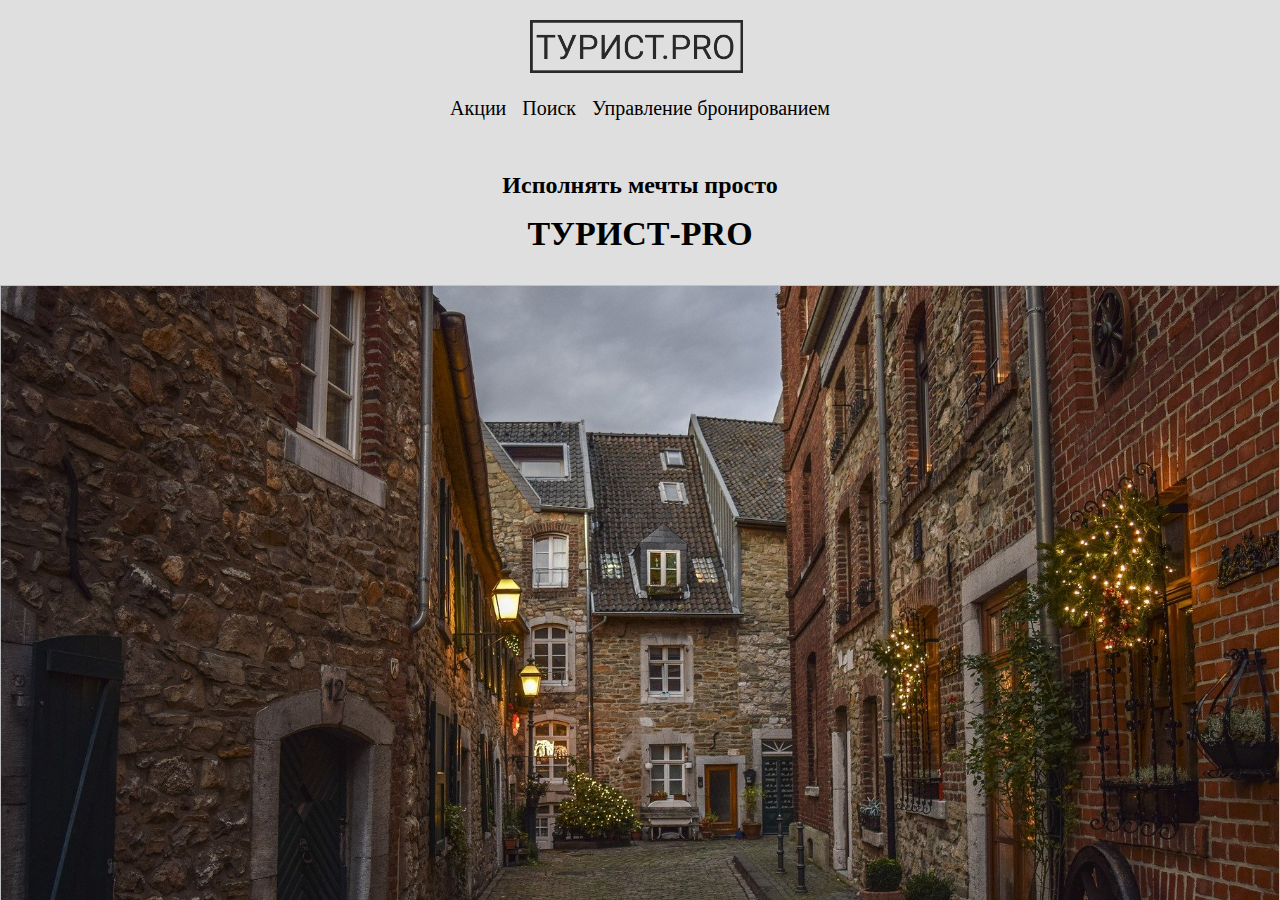
<file: index.html>
<!DOCTYPE html>
<html lang="en">
<head>
  <meta charset="UTF-8">
  <meta name="viewport" content="width=device-width, initial-scale=1.0">
  <title>Турист-pro</title>
  <link rel="stylesheet" href="style.css">
  <link rel="stylesheet" href="./src/assets/styles/reset.css">
</head>
<body>

  <div id="app">
    <div class="app__header content__container">
      <div class="header-content__block">
        <div class="header-logo__container">
          <img class="header-logo__image" src="./src/assets/images/logo.png" title="Logo">
        </div>
        <div class="header-nav__container">
          <nav class="nav__menu">
            <a class="nav__link" href="#">Акции</a>
            <a class="nav__link" href="#">Поиск</a>
            <a class="nav__link" href="#">Управление бронированием</a>
          </nav>
        </div>
      </div>
    </div>

    <div class="app__content">
      <div class="app-title_container content__container">
        <h3>Исполнять мечты просто</h3>
        <h1>ТУРИСТ-PRO</h1>
      </div>
      
      <div class="slider__container">
        <div class="slider-image__container">
          <img class="slider__image">
        </div>
      </div>

      <div class="booking__container content__container">
        <div class="booking-steps__list">

          <div class="booking-step__item">
            <div class="step-item__number">1</div>
            <div class="step-item__title">Выберите дату предполагаемого похода</div>
          </div>

          <div class="booking-step__item">
            <div class="step-item__number">2</div>
            <div class="step-item__title">Укажите количество участников и уровень их подготовки</div>
          </div>

          <div class="booking-step__item">
            <div class="step-item__number">3</div>
            <div class="step-item__title">Выберите регион для похода</div>
          </div>

          <div class="booking-step__item">
            <div class="step-item__number">4</div>
            <div class="step-item__title">Выберите места, которые хотите обязательно посетить</div>
          </div>

          <div class="booking-step__item">
            <div class="step-item__number">5</div>
            <div class="step-item__title">Выберите нужные дополнительные услуги</div>
          </div>

          <div class="booking-step__item">
            <div class="step-item__number">6</div>
            <div class="step-item__title">И просто оформляете заказ</div>
          </div>
          
        </div>

        <div class="booking-image__container ">
          <img class="booking__image image">
        </div>
      </div>

      <div class="about-company__container content__container">
        <div class="about-company__image-container image"></div>

        <div class="about-company__text-container">
          <div class="about-company__text__item">
            Главная цель компании – сделать любой поход удобным, комфортным и безопасным
          </div>
          <div class="about-company__text__item">
            Исполнить мечты просто!
          </div>
          <div class="about-company__text__item">
            Наши отзывы: Lorem, ipsum dolor sit amet consectetur adipisicing elit. Explicabo, molestias. 
            Pariatur ratione ab quibusdam omnis praesentium nihil at earum minima, 
            dolor, modi maxime totam eius ullam voluptatibus sint voluptatum placeat?
          </div>
        </div>
      </div>

      <div class="search-form__container content__container">
        <div class="search-form-container__content">
          <h3>Поиск туров</h3>
          <div>
            <label for="select-region">Выберите регион</label>
            <select name="select-region" class="select-region__container" title="select-region">
              <option selected>Выберите регион</option>
              <option>Регион 1</option>
              <option>Регион 2</option>
              <option>Регион 3</option>
              <option>Регион 4</option>
            </select>
          </div>

          <div>
            <label for="hiking-date">Выберите дату</label>
            <input name="hiking-date" class="hiking-date__input" type="date" title="Выберите дату"></input>
          </div>

          <div>
            <label for="peoples-count">Выберите кол-во участников похода</label>
            <input class="peoples-count__input" type="number" title="Выберите кол-во участников похода" value="1" min="1" max="32"/>
          </div>

          <button class="button" title="Поиск">Поиск</button>
        </div>
      </div>

      <div class="promotions-list__container content__container">
        <h3>Список акций</h3>
        <ul class="promotions-items__list">
          <div class="promotions-items-list__item">
            <h4>Акция 1</h4>
            <img class="promotions-item__image image" src="./src/assets/images/photo_10.jpg">
            <span>Lorem, ipsum dolor sit amet consectetur adipisicing elit. Explicabo, molestias.</span>
            <button class="button">Подробнее</button>
          </div>
          <div class="promotions-items-list__item">
            <h4>Акция 2</h4>
            <img class="promotions-item__image image" src="./src/assets/images/photo_11.jpg">
            <span>Lorem, ipsum dolor sit amet consectetur adipisicing elit. Explicabo, molestias.</span>
            <button class="button">Подробнее</button>
          </div>
          <div class="promotions-items-list__item">
            <h4>Акция 3</h4>
            <img class="promotions-item__image image" src="./src/assets/images/photo_12.jpg">
            <span>Lorem, ipsum dolor sit amet consectetur adipisicing elit. Explicabo, molestias.</span>
            <button class="button">Подробнее</button>
          </div>
        </ul>
      </div>

      <div class="closed-promotions-list__container content__container">
        <h3>Подписаться на закрытые акции</h3>
        <input class="text__input" type="text" placeholder="Введите email" />
        <button class="button">Подписаться</button>
      </div>

    </div>

    <div class="app__footer">
      <div class="footer-content__container content__container">
        <div class="container__info">
          <span>Телефон “8 (800) 555-33-10”</span>
          <span>Акции: <a href="http://xxxxxx-m1.wsr.ru/#promotions">http://xxxxxx-m1.wsr.ru/#promotions</a></span>
          <span>Поиск: <a href="http://xxxxxx-m1.wsr.ru/#search">http://xxxxxx-m1.wsr.ru/#search</a></span>
        </div>
       
        <div class="container__info">
          <span>О нас: <a href="http://xxxxxx-m1.wsr.ru/#about">http://xxxxxx-m1.wsr.ru/#about</a></span>
          <span>Контакты: <a href="http://xxxxxx-m1.wsr.ru/contacts">http://xxxxxx-m1.wsr.ru/contacts</a></span>
          <span>Пользовательское соглашение: <a href="http://xxxxxx-m1.wsr.ru/terms-and-conditions">http://xxxxxx-m1.wsr.ru/terms-and-conditions</a></span>
        </div>
      </div>
    </div>
  </div>
  <script src="./src/app/scripts/main.js"></script>
</body>
</html>
</file>
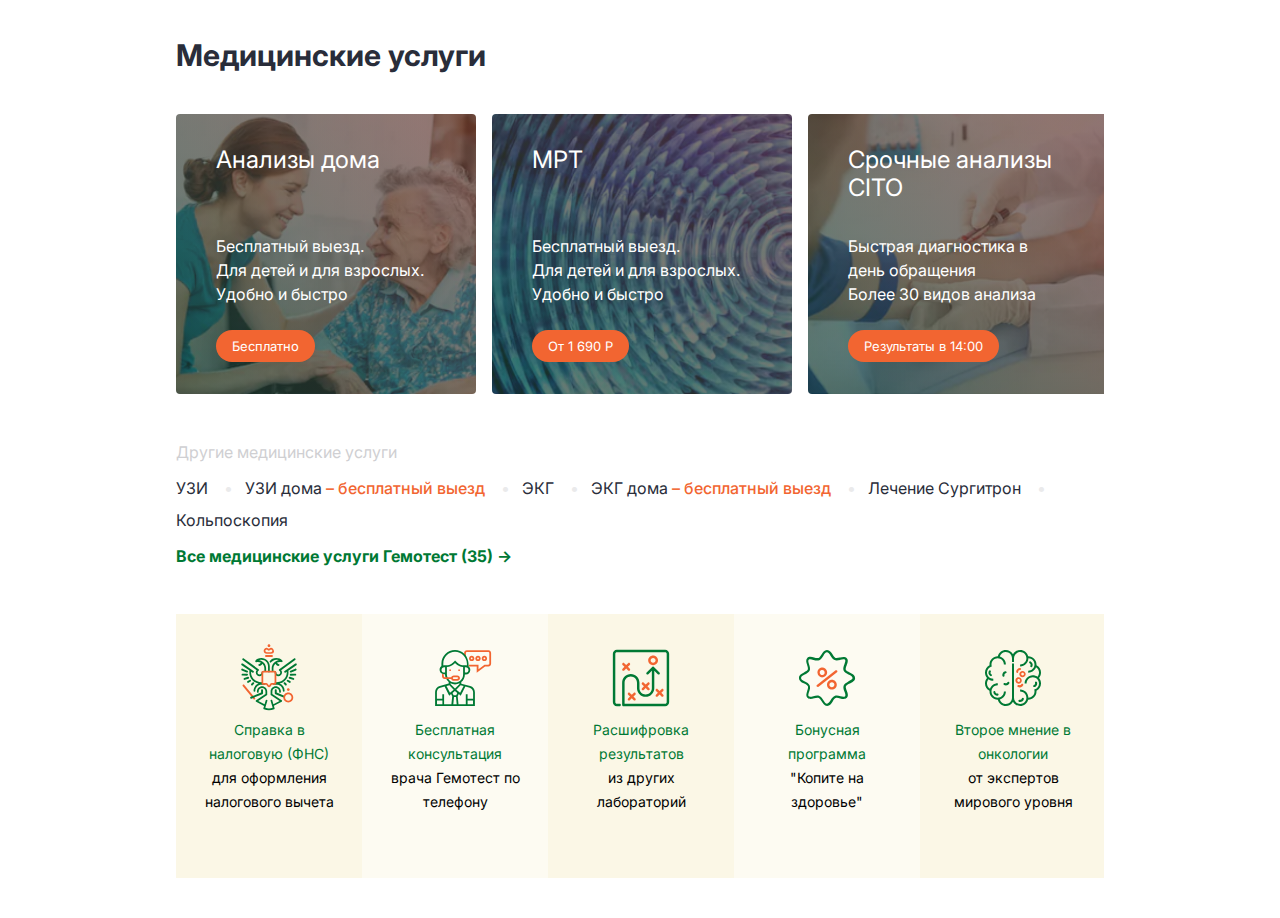
<file: gemotest-layout/index.html>
<!DOCTYPE html>
<html lang="en">
<head>
  <meta charset="UTF-8">
  <meta name="viewport" content="width=device-width, initial-scale=1.0">
  <title>Gemotest</title>
  <link rel="preconnect" href="https://fonts.googleapis.com">
  <link rel="preconnect" href="https://fonts.gstatic.com" crossorigin>
  <link href="https://fonts.googleapis.com/css2?family=Inter:ital,opsz,wght@0,14..32,100..900;1,14..32,100..900&family=Source+Sans+3:ital,wght@0,200..900;1,200..900&display=swap" rel="stylesheet">
  <link rel="stylesheet" href="./assets/styles/reset.css">
  <link rel="stylesheet" href="./style.css">
</head>
<body>
  <main class="main__container">

    <section class="med-uslugi">
      <p class="med-uslugi__title" aria-label="services-title"></з>
      <nav class="med-uslugi__services">

        <div class="med-uslugi__service" style="--bg-image: url('./assets/images/service_1.png')">
          <p class="service-title">Анализы дома</p>
          <ul class="service-description">
            <li>Бесплатный выезд.</li>
            <li>Для детей и для взрослых.</li>
            <li>Удобно и быстро</li>
          </ul>
          <button class="service-action__button">Бесплатно</button>
        </div>

        <div class="med-uslugi__service" style="--bg-image: url('./assets/images/service_2.png')">
          <p class="service-title">МРТ</p>
          <ul class="service-description">
            <li>Бесплатный выезд.</li>
            <li>Для детей и для взрослых.</li>
            <li>Удобно и быстро</li>
          </ul>
          <button class="service-action__button">От 1 690 Р</button>
        </div>

        <div class="med-uslugi__service" style="--bg-image: url('./assets/images/service_3.png')">
          <p class="service-title">Срочные анализы CITO</p>
          <ul class="service-description">
            <li>Быстрая диагностика в день обращения</li>
            <li>Более 30 видов анализа</li>
          </ul>
          <button class="service-action__button">Результаты в 14:00</button>
        </div>

      </nav>
    </section>

    <section class="other-services">
      <p class="other-services__title">Другие медицинские услуги</p>

      <ul class="other-services-list" aria-label="Перечень медицинских услуг">
        <li class="other-services-list__item other-services-list__item-short">
          <a class="other-services-list__name">УЗИ</a>
        </li>

        <li class="other-services-list__item">
          <a class="other-services-list__name">УЗИ дома</a>
          <a class="other-services-list__free">– бесплатный выезд</a>
        </li>

        <li class="other-services-list__item other-services-list__item-short">
          <a class="other-services-list__name">ЭКГ</a>
        </li>

        <li class="other-services-list__item">
          <a class="other-services-list__name">ЭКГ дома</a>
          <a class="other-services-list__free">– бесплатный выезд</a>
        </li>

        <li class="other-services-list__item">
          <a class="other-services-list__name">Лечение Сургитрон</a>
        </li>

        <li class="other-services-list__item">
          <a class="other-services-list__name">Кольпоскопия</a>
        </li>
      </ul>

      <a class="other-services__more-details"></a>
    </section>


    <section class="promo-services">
      <ul class="promo-services__list">

        <li class="promo-service">
          <img class="promo-service__logo" src="./assets/images/fns.svg"/>
          <div class="promo-service__description">
            <p class="promo-service__description-text description-primary">Справка в налоговую (ФНС)</p>
            <p class="promo-service__description-text">для оформления налогового вычета</p>
          </div>
        </li>

        <li class="promo-service">
          <img class="promo-service__logo" src="./assets/images/consultant.svg"/>
          <div class="promo-service__description">
            <p class="promo-service__description-text description-primary">Бесплатная консультация</p>
            <p class="promo-service__description-text">врача Гемотест по телефону</p>
          </div>
        </li>

        <li class="promo-service">
          <img class="promo-service__logo" src="./assets/images/decode.svg"/>
          <div class="promo-service__description">
            <p class="promo-service__description-text description-primary">Расшифровка результатов</p>
            <p class="promo-service__description-text">из других лабораторий</p>
          </div>
        </li>

        <li class="promo-service">
          <img class="promo-service__logo" src="./assets/images/discount.svg"/>
          <div class="promo-service__description">
            <p class="promo-service__description-text description-primary">Бонусная программа</p>
            <p class="promo-service__description-text">"Копите на здоровье"</p>
          </div>
        </li>

        <li class="promo-service">
          <img class="promo-service__logo" src="./assets/images/cancer.svg"/>
          <div class="promo-service__description">
            <p class="promo-service__description-text description-primary">Второе мнение в онкологии</p>
            <p class="promo-service__description-text">от экспертов мирового уровня</p>
          </div>
        </li>

      </ul>
    </section>
  </main>
</body>
</html>
</file>
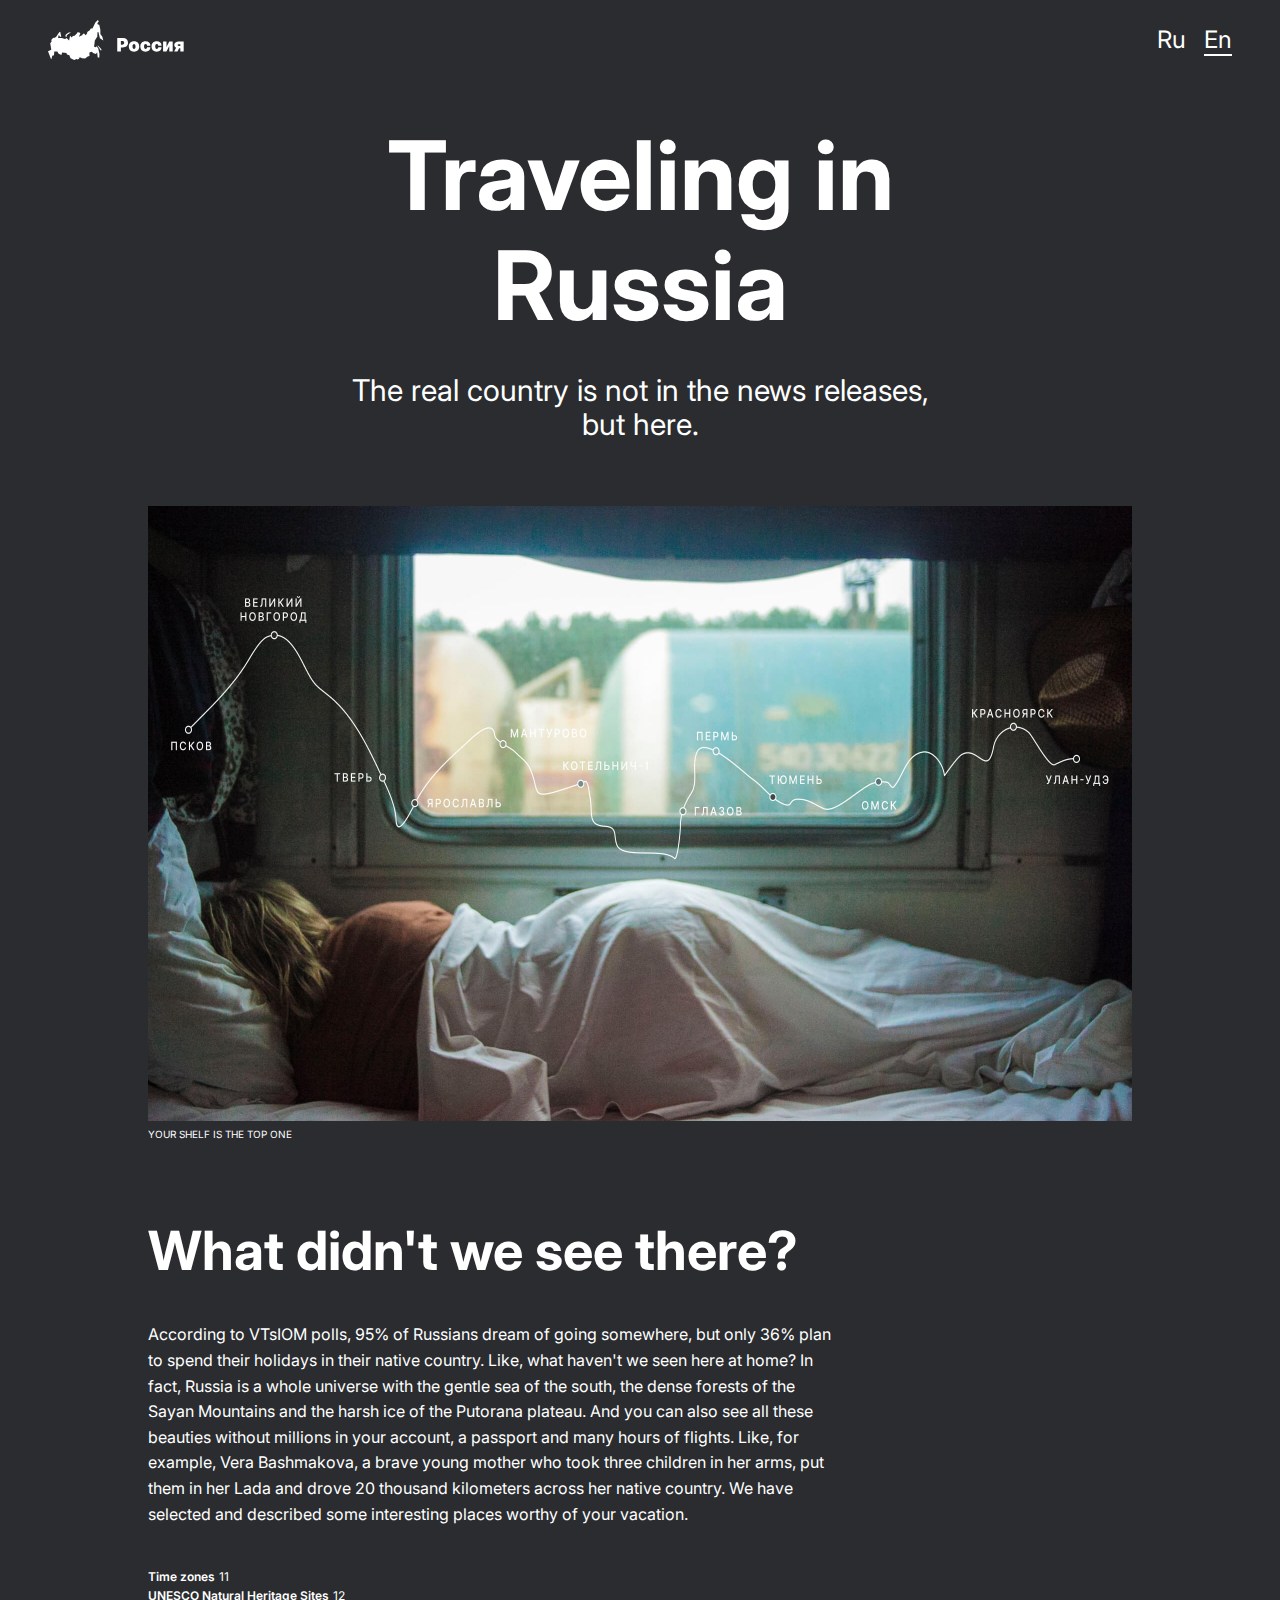
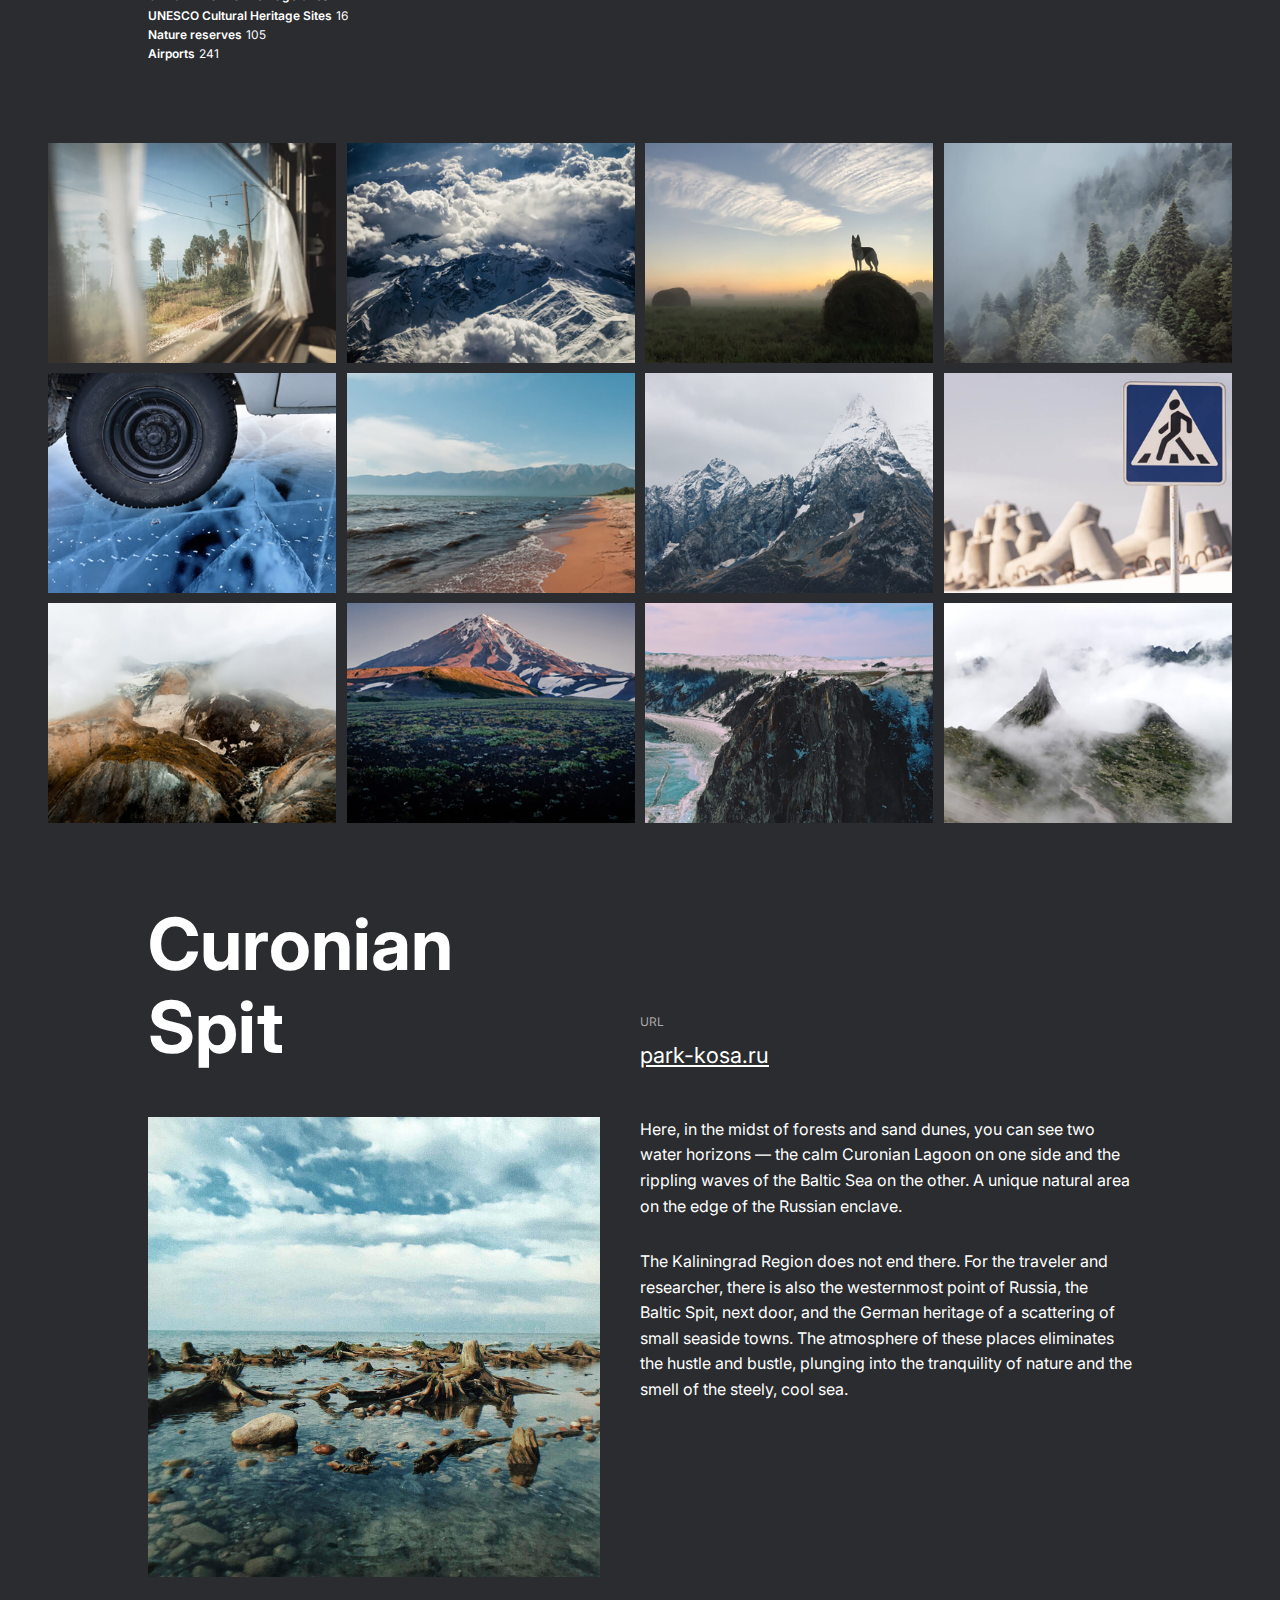
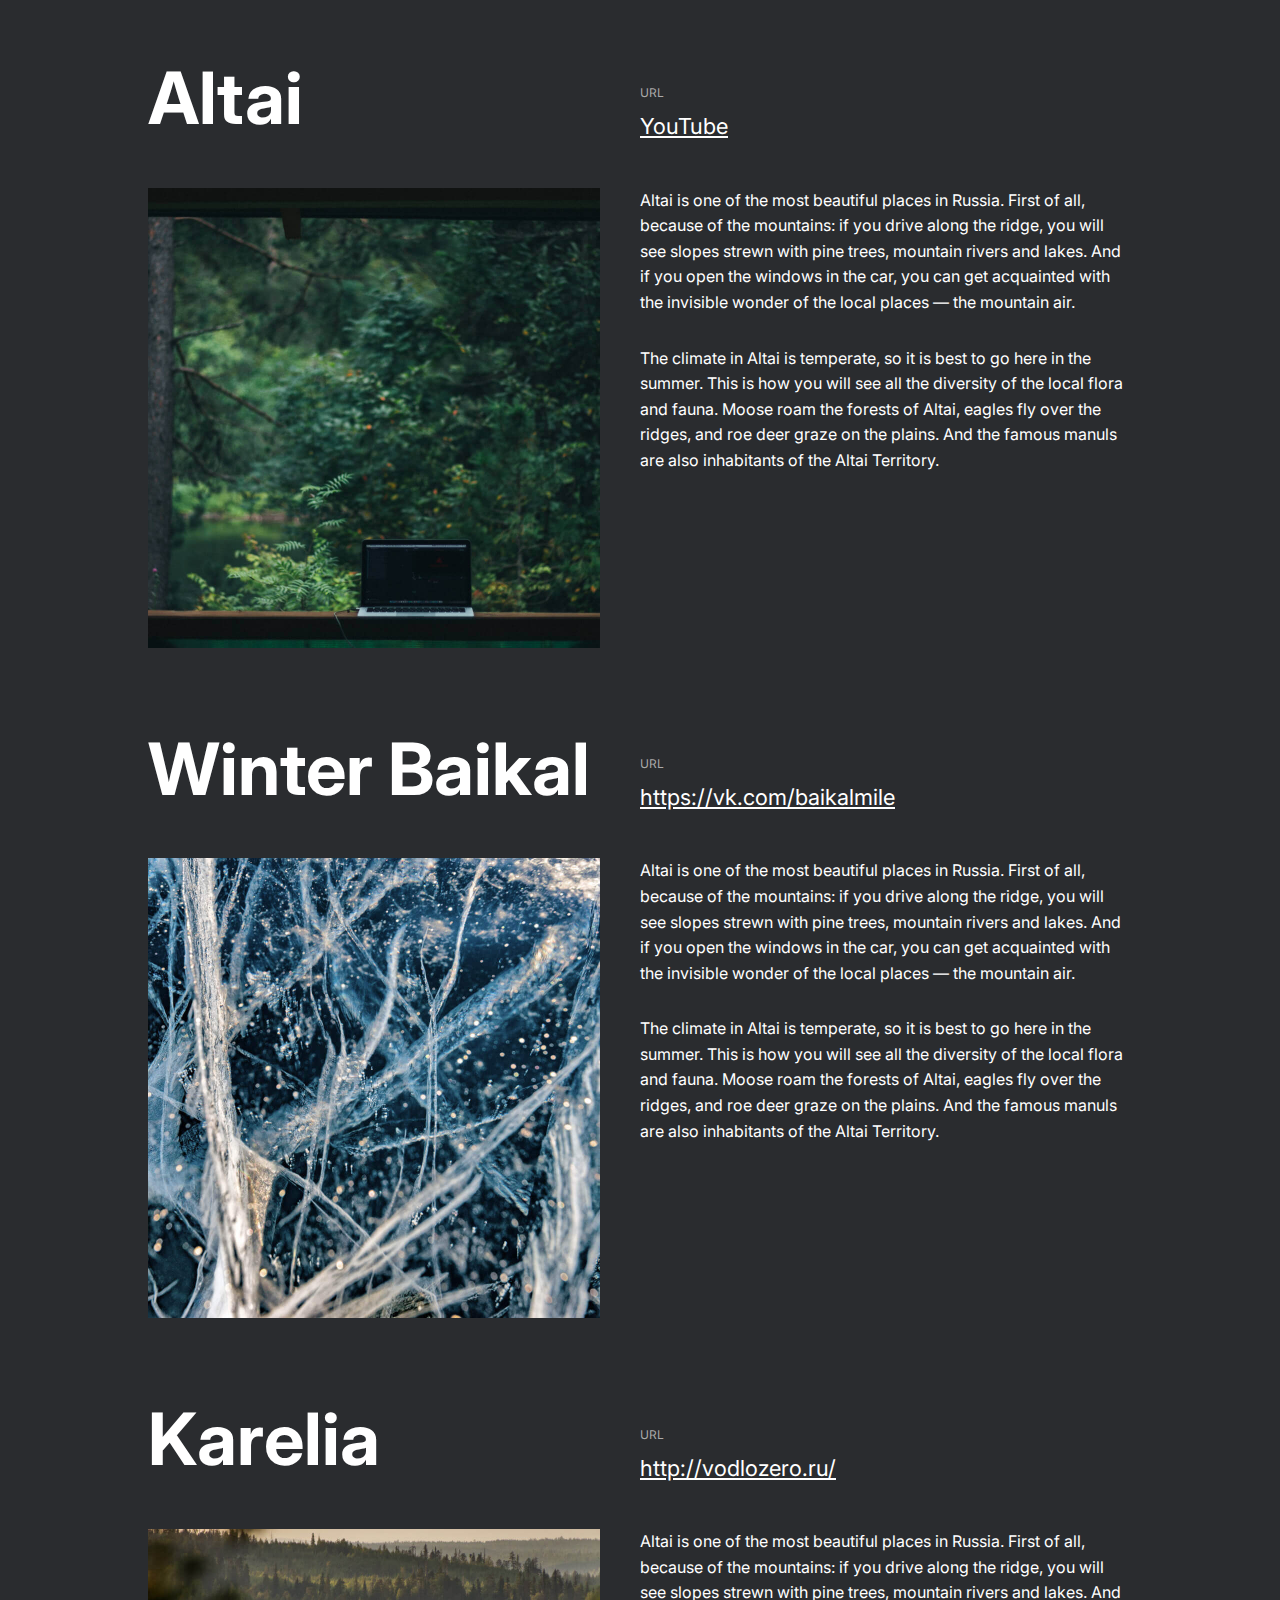
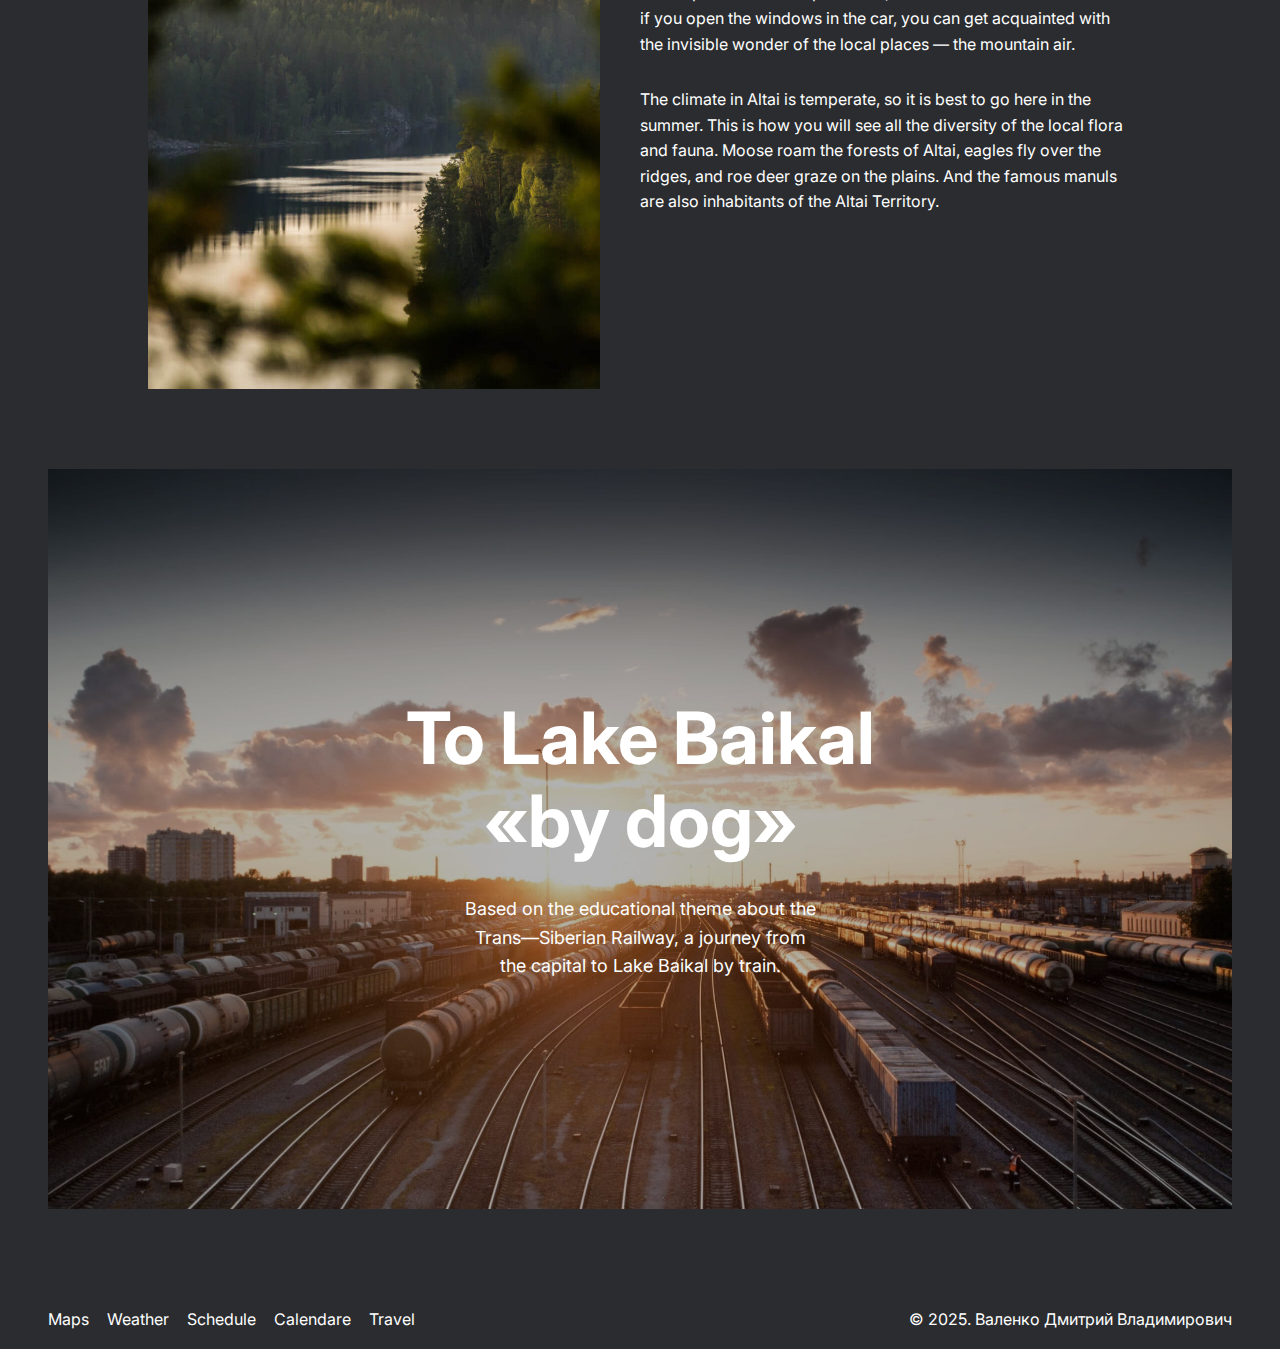
<file: lab1/index.html>
<!doctype html>
<html lang="en-US">

<head>
    <meta charset="UTF-8" />
    <meta name="viewport" content="width=device-width" />
    <title>Russia</title>
    <link href="css/normalize.css" rel="stylesheet" />
    <link
        href="https://fonts.googleapis.com/css2?family=Inter:ital,opsz,wght@0,14..32,100..900;1,14..32,100..900&family=Roboto:ital,wght@0,100..900;1,100..900&display=swap"
        rel="stylesheet">
    <link href="css/style.css" rel="stylesheet" />
    <link rel="stylesheet" href="css/media.css">
</head>

<body>
    <header class="header">
        <div class="main__content">
            <a href="#" class="header-logo">
                <img src="assets/header-logo.svg">
            </a>

            <div class="header-locale">
                <div data-lang="ru" class="active">Ru</div>
                <div data-lang="en">En</div>
            </div>
        </div>
    </header>
    <main class="main__container">
        <section class="section__block">
            <div class="content">
                <div class="lead__header">
                    <h1 data-i18n="travelingHeader">Путешествия по России</h1>
                    <h4 data-i18n="travelingSecondHeader">Настоящая страна не в выпусках новостей, а здесь.</h4>
                </div>
            </div>
            <div class="content img lead__image">
                <img src="assets/lead-polka.jpg">
                <div class="image__description" data-i18n="leadPolka">ваша полка — верхняя</div>
            </div>
        </section>

        <section class="section__block">
            <div class="content">
                <div class="intro__block">
                    <h3 data-i18n="didntSee">Чего мы там не видели?</h3>
                    <p data-i18n="introDesk">По опросам ВЦИОМ, 95% россиян мечтают куда-нибудь поехать, но только 36%
                        планируют провести отпуск в родной стране.
                        Мол, чего мы тут, дома, не видели? На самом деле, Россия — это целая вселенная с ласковым морем
                        юга, густыми лесами Саян и суровыми льдами плато Путорана.
                        А ещё увидеть все эти красоты можно без миллионов на счету, загранпаспорта и многочасовых
                        перелетов.
                        Как, например, Вера Башмакова — смелая молодая мама, которая взяла в охапку троих детей, усадила
                        их в свою «Ладу» и проехала 20 тысяч километров по родной стране.
                        Мы выбрали и описали некоторые интересные места, достойные вашего отпуска.
                    </p>

                    <div class="intro__text-list">
                        <div class="element">
                            <p data-i18n="timeZones"></p>
                            <span>11</span>
                        </div>
                        <div class="element">
                            <p data-i18n="naturalUNESCO"></p>
                            <span>12</span>
                        </div>
                        <div class="element">
                            <p data-i18n="cultureUNESCO"></p>
                            <span>16</span>
                        </div>
                        <div class="element">
                            <p data-i18n="natureReserves"></p>
                            <span>105</span>
                        </div>
                        <div class="element">
                            <p data-i18n="Airports"></p>
                            <span>241</span>
                        </div>
                    </div>
                </div>
            </div>
        </section>

        <section class="section__block">
            <div class="main__content">
                <div class="grid__collage">
                    <img src="assets/photo-grid-1.jpg">
                    <img src="assets/photo-grid-2.jpg">
                    <img src="assets/photo-grid-3.jpg">
                    <img src="assets/photo-grid-4.jpg">
                    <img src="assets/photo-grid-5.jpg">
                    <img src="assets/photo-grid-6.jpg">
                    <img src="assets/photo-grid-7.jpg">
                    <img src="assets/photo-grid-8.jpg">
                    <img src="assets/photo-grid-9.jpg">
                    <img src="assets/photo-grid-10.jpg">
                    <img src="assets/photo-grid-11.jpg">
                    <img src="assets/photo-grid-12.jpg">
                </div>
            </div>
        </section>

        <section class="section__block">
            <div class="content">
                <div class="places__section">
                    <div class="place-block">
                        <div class="place-header">
                            <h2 data-i18n="placeKursKosa"></h2>
                            <div class="place-header__url">
                                <span>URL</span>
                                <a href="#">park-kosa.ru</a>
                            </div>
                        </div>
                        <div class="place-content">
                            <img src="assets/place-kosa.jpg">

                            <div class="description">
                                <p data-i18n="kosaTextFirst"></p>
                                <p data-i18n="kosaTextSecond"></p>
                            </div>
                        </div>
                    </div>
                    
                    <div class="place-block">
                        <div class="place-header">
                            <h2 data-i18n="placeAltai"></h2>
                            <div class="place-header__url">
                                <span>URL</span>
                                <a href="#">YouTube</a>
                            </div>
                        </div>
                        <div class="place-content">
                            <img src="assets/place-altai.jpg">

                            <div class="description">
                                <p data-i18n="altaiTextFirst"></p>
                                <p data-i18n="altaiTextSecond"></p>
                            </div>
                        </div>
                    </div>

                    <!-- Далее не буду менять текст внутри блоков ибо просто тратит много времени на локализацию -->

                    <div class="place-block">
                        <div class="place-header">
                            <h2 data-i18n="placeBaikal"></h2>
                            <div class="place-header__url">
                                <span>URL</span>
                                <a href="#">https://vk.com/baikalmile</a>
                            </div>
                        </div>
                        <div class="place-content">
                            <img src="assets/place-winter-baikal.jpg">

                            <div class="description">
                                <p data-i18n="altaiTextFirst"></p>
                                <p data-i18n="altaiTextSecond"></p>
                            </div>
                        </div>
                    </div>

                    <div class="place-block">
                        <div class="place-header">
                            <h2 data-i18n="placeKarelia"></h2>
                            <div class="place-header__url">
                                <span>URL</span>
                                <a href="#">http://vodlozero.ru/</a>
                            </div>
                        </div>
                        <div class="place-content">
                            <img src="assets/place-karelia.jpg">

                            <div class="description">
                                <p data-i18n="altaiTextFirst"></p>
                                <p data-i18n="altaiTextSecond"></p>
                            </div>
                        </div>
                    </div>


                </div>
            </div>
        </section>

        <section class="section__block">
            <div class="main__content img">

                <div class="cover-block">
                    <img src="assets/cover-trains.jpg">
                    <div class="cover-block__text">
                        <h2 data-i18n="fromBaikal">До Байкала «на собаках»</h2>
                        <p data-i18n="fromBaikalDesc">По мотивам учебной темы о Транссибе — путешествие от столицы до Байкала на электричках.</p>
                    </div>
                </div>

            </div>
        </section>

        <section class="section__block">
            <div class="main__content">
                <div class="footer">
                    <div class="footer-nav">
                        <a href="#" data-i18n="map"></a>
                        <a href="#" data-i18n="weather"></a>
                        <a href="#" data-i18n="schedule"></a>
                        <a href="#" data-i18n="calendare"></a>
                        <a href="#" data-i18n="travel"></a>
                    </div>

                    <div class="copyright">© 2025. Валенко Дмитрий Владимирович</div>
                </div>
            </div>
        </section>

    </main>
    <script src="js/locale.js"></script>
</body>

</html>
</file>
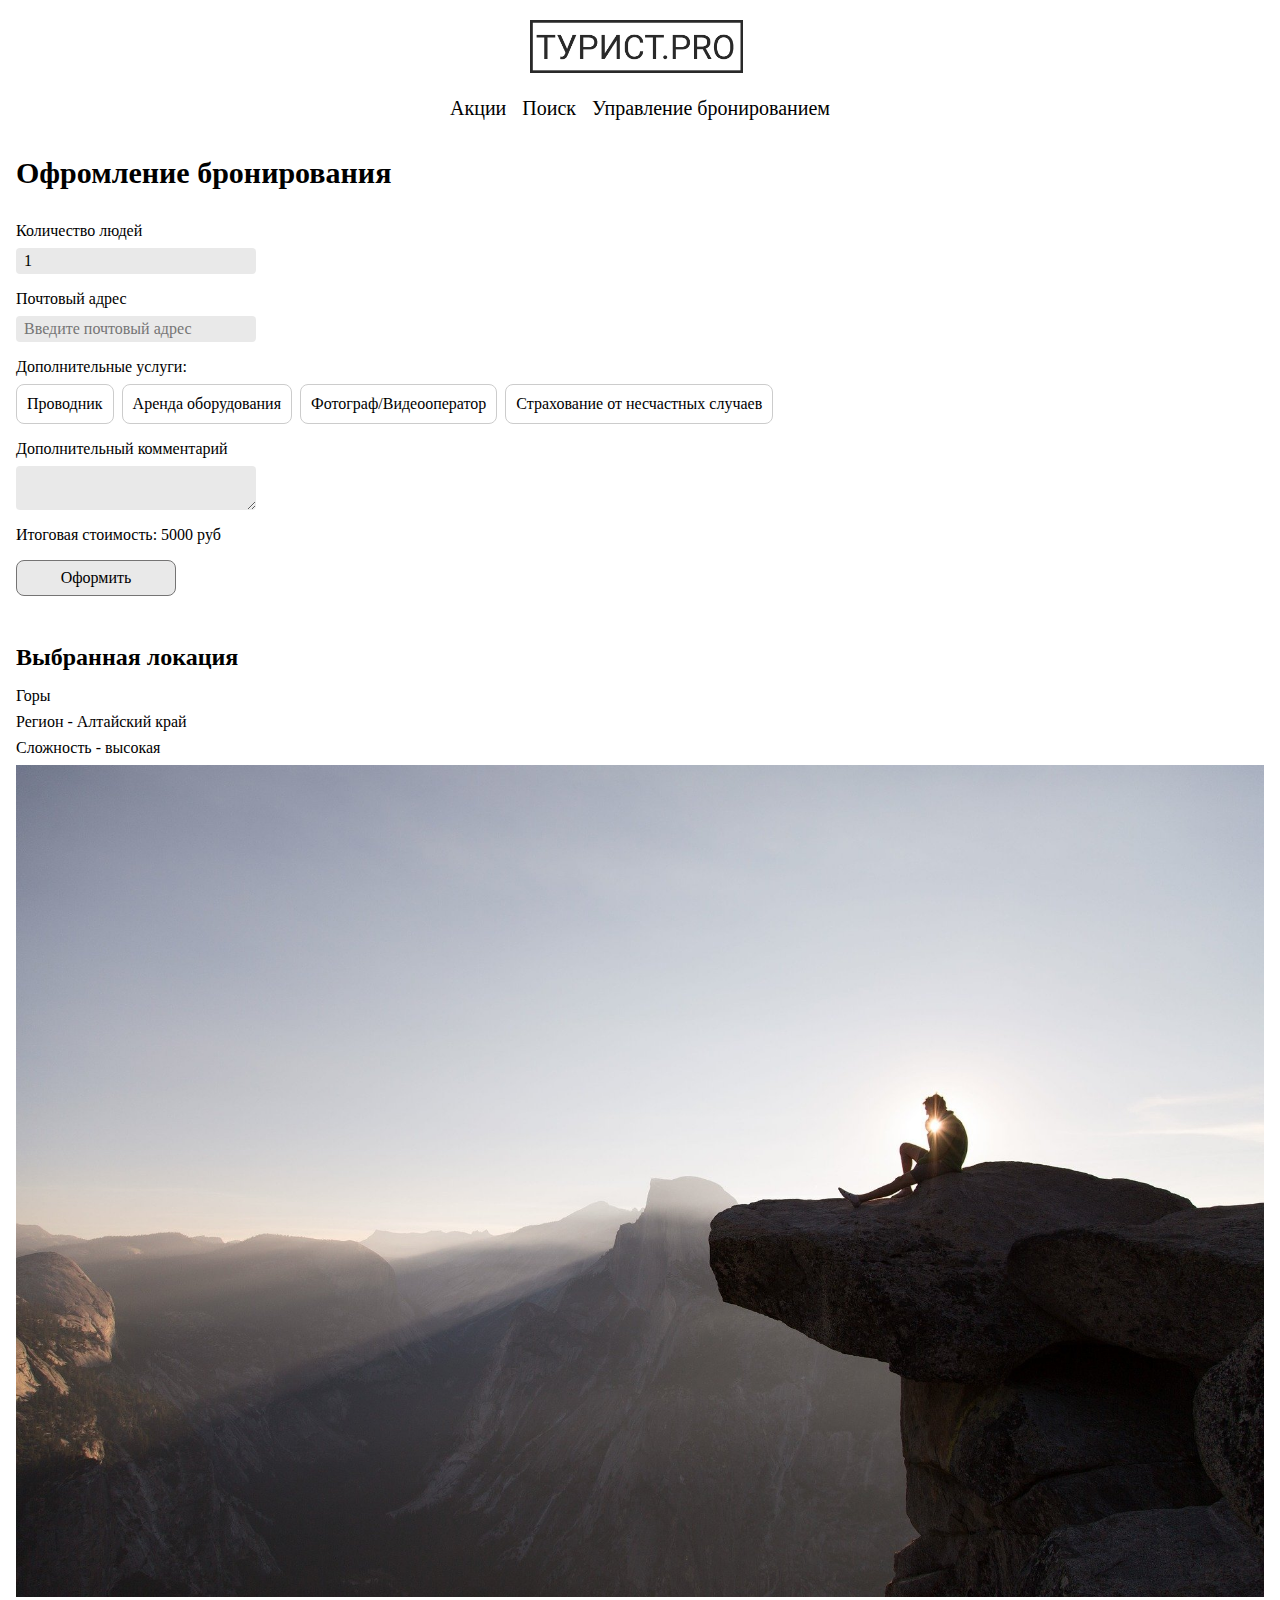
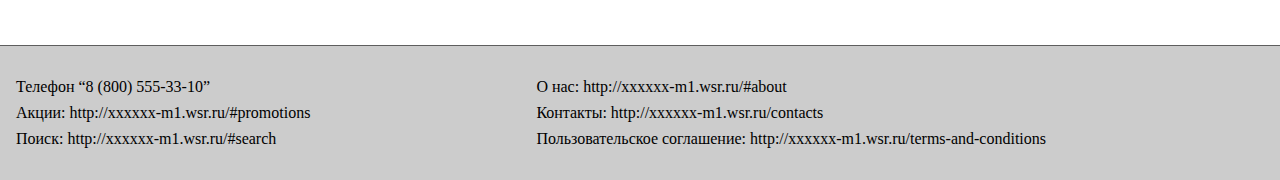
<file: src/app/pages/booking.html>
<!DOCTYPE html>
<html lang="en">

<head>
  <meta charset="UTF-8">
  <meta name="viewport" content="width=device-width, initial-scale=1.0">
  <link rel="stylesheet" href="../../../style.css">
  <link rel="stylesheet" href="../../assets/styles/reset.css">
  <link rel="stylesheet" href="../../assets/styles/booking.css">
  <title>Выбор локаций</title>
</head>

<body>
  <div>
    <div class="booking-route__wrapper">
      <div class="app__header content__container">
        <div class="header-content__block">
          <div class="header-logo__container">
            <img class="header-logo__image" src="../../assets/images/logo.png" title="Logo">
          </div>
          <div class="header-nav__container">
            <nav class="nav__menu">
              <a class="nav__link" href="#promotions" onclick="scrollToElement()">Акции</a>
              <a class="nav__link" href="#">Поиск</a>
              <a class="nav__link" href="./src/app/pages/booking.html">Управление бронированием</a>
            </nav>
          </div>
        </div>
      </div>

      <div class="booking-route__content">
        <h2>Офромление бронирования</h2>

        <div class="booking-confirm__container">
          <div class="booking-config__container">

            <div class="config__item">
              <label for="peoplesCount">Количество людей</label>
              <input class="text__input" type="number" name="peoplesCount" min="1" max="32" value="1"/>
            </div>

            <div class="config__item">
              <label for="email">Почтовый адрес</label>
              <input class="text__input" type="text" name="email" placeholder="Введите почтовый адрес" />
            </div>

            <div class="config__item">
              <label for="email">Дополнительные услуги:</label>
              <div class="additional-services__block">
                <div id="service_explorer" class="additional-service__item" onclick="selectAdditionalService('explorer')">Проводник</div>
                <div id="service_equipmentRental" class="additional-service__item" onclick="selectAdditionalService('equipmentRental')">Аренда оборудования</div>
                <div id="service_photograph" class="additional-service__item" onclick="selectAdditionalService('photograph')">Фотограф/Видеооператор</div>
                <div id="service_insurance" class="additional-service__item" onclick="selectAdditionalService('insurance')">Страхование от несчастных случаев</div>
              </div>
            </div>

            <div class="config__item">
              <label for="email">Дополнительный комментарий</label>
              <textarea class="text__input" class="additional-comment__textarea"></textarea>
            </div>

            <div class="config__item">
              <label>Итоговая стоимость: 5000 руб</label>
            </div>

            <button class="button" onclick="() => alert('Тур забронирован!'); location.href='../../../index.html'">Оформить</button>
          </div>

        </div>

        <div class="booking-route-detail__block">
          <h3>Выбранная локация</h3>

          <div class="selected-location__container">
            <div class="location-detail-info__block">
              <span>Горы</span>
              <span>Регион - Алтайский край</span>
              <span>Сложность - высокая</span>
              <img class="location-detail__image" src="../../assets/images/photo_14.jpg" />
            </div>
          </div>
        </div>
      </div>
    </div>

  </div>

  <div class="app__footer">
    <div class="footer-content__container content__container">
      <div class="container__info">
        <span>Телефон “8 (800) 555-33-10”</span>
        <span>Акции: <a href="#promotions">http://xxxxxx-m1.wsr.ru/#promotions</a></span>
        <span>Поиск: <a href="./src/app/pages/searched-routes.html">http://xxxxxx-m1.wsr.ru/#search</a></span>
      </div>

      <div class="container__info">
        <span>О нас: <a href="http://xxxxxx-m1.wsr.ru/#about">http://xxxxxx-m1.wsr.ru/#about</a></span>
        <span>Контакты: <a href="http://xxxxxx-m1.wsr.ru/contacts">http://xxxxxx-m1.wsr.ru/contacts</a></span>
        <span>Пользовательское соглашение: <a
            href="http://xxxxxx-m1.wsr.ru/terms-and-conditions">http://xxxxxx-m1.wsr.ru/terms-and-conditions</a></span>
      </div>
    </div>
  </div>

  </div>
  <script src="../scripts/booking.js" defer></script>
</body>

</html>
</file>
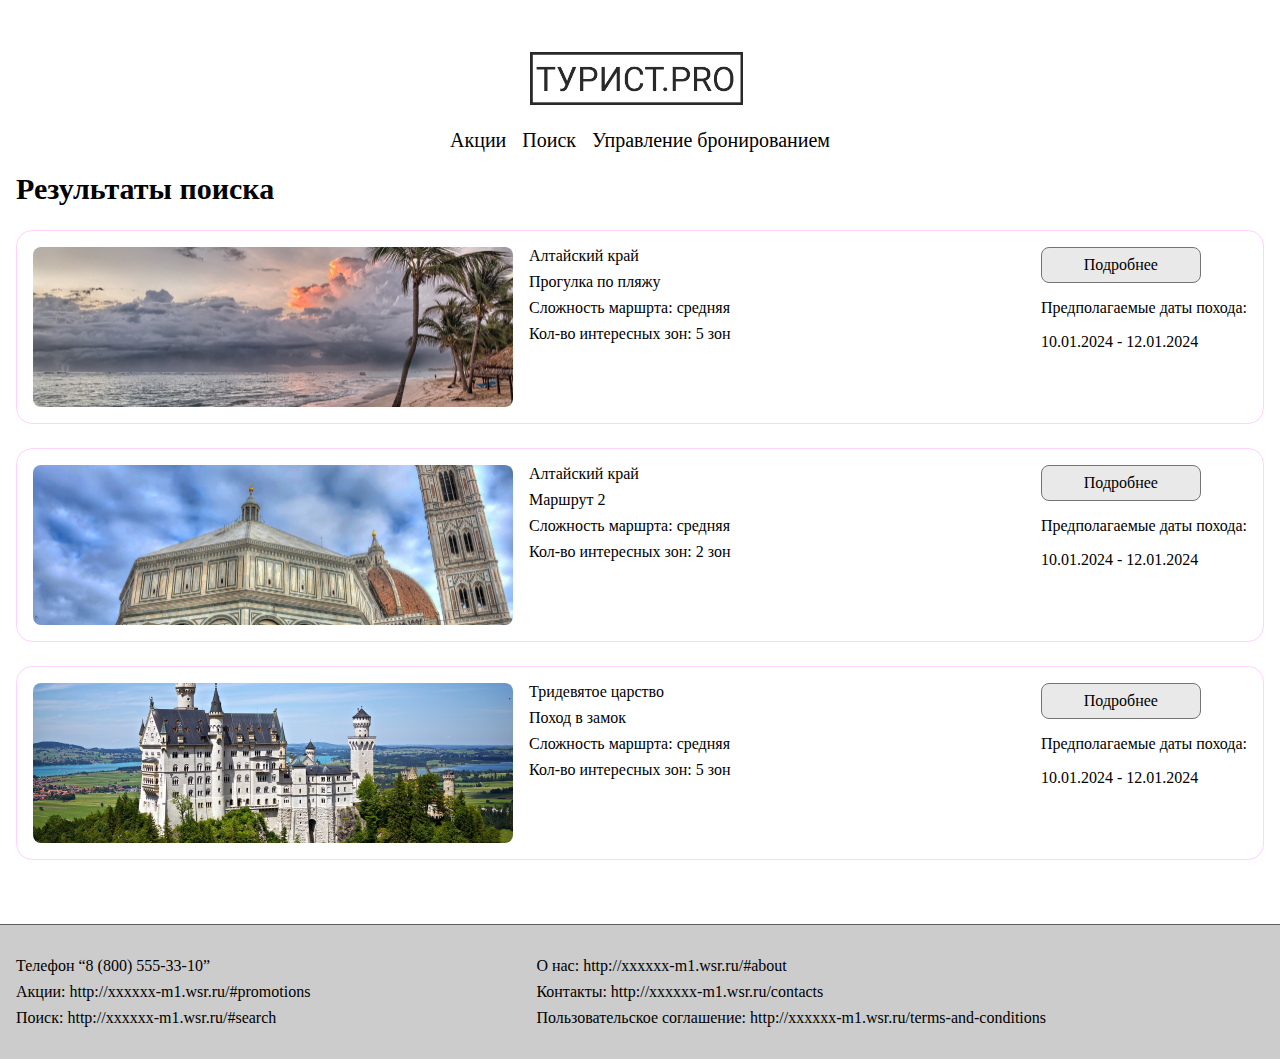
<file: src/app/pages/searched-routes.html>
<!DOCTYPE html>
<html lang="en">

<head>
  <meta charset="UTF-8">
  <meta name="viewport" content="width=device-width, initial-scale=1.0">
  <link rel="stylesheet" href="../../../style.css">
  <link rel="stylesheet" href="../../assets/styles/reset.css">
  <link rel="stylesheet" href="../../assets/styles/searched-routes.css">
  <title>Найденные маршруты</title>
</head>

<body>
  <div class="searched-routes__wrapper">
    <div class="app__header content__container">
      <div class="header-content__block">
        <div class="header-logo__container">
          <img class="header-logo__image" src="../../assets/images/logo.png" title="Logo">
        </div>
        <div class="header-nav__container">
          <nav class="nav__menu">
            <a class="nav__link" href="#promotions" onclick="scrollToElement()">Акции</a>
            <a class="nav__link" href="#">Поиск</a>
            <a class="nav__link" href="./src/app/pages/booking.html">Управление бронированием</a>
          </nav>
        </div>
      </div>
    </div>
    <ul class="searched-routes__list">
      <h2>Результаты поиска</h2>
      <div class="searched-route__container">
        <div class="route-content__block">
          <div style="display: flex; gap: 1rem;">
            <div class="col route-image__container">
              <img class="route_content__image" src="../../assets/images/photo_3.jpg"
                onclick="location.href='./seat.html'" />
            </div>
            <div class="col route-description__container">
              <span class="route_content__item">Алтайский край</span>
              <span class="route_content__item">Прогулка по пляжу</span>
              <span class="route_content__item">Сложность маршрта: средняя</span>
              <span class="route_content__item">Кол-во интересных зон: 5 зон</span>
            </div>
          </div>
          <div class="col route-actions__container">
            <button class="button" onclick="location.href='./seat.html'">Подробнее</button>
            <span class="route_content__item">Предполагаемые даты похода:</span>
            <span class="route_content__item">10.01.2024 - 12.01.2024</span>
          </div>
        </div>
      </div>

      <div class="searched-route__container">
        <div class="route-content__block">
          <div style="display: flex; gap: 1rem;">
            <div class="col route-image__container">
              <img class="route_content__image" src="../../assets/images/photo_4.jpg"
                onclick="location.href='./seat.html'" />
            </div>
            <div class="col route-description__container">
              <span class="route_content__item">Алтайский край</span>
              <span class="route_content__item">Маршрут 2</span>
              <span class="route_content__item">Сложность маршрта: средняя</span>
              <span class="route_content__item">Кол-во интересных зон: 2 зон</span>
            </div>
          </div>
          <div class="col route-actions__container">
            <button class="button" onclick="location.href='./seat.html'">Подробнее</button>
            <span class="route_content__item">Предполагаемые даты похода:</span>
            <span class="route_content__item">10.01.2024 - 12.01.2024</span>
          </div>
        </div>
      </div>

      <div class="searched-route__container">
        <div class="route-content__block">
          <div style="display: flex; gap: 1rem;">
            <div class="col route-image__container">
              <img class="route_content__image" src="../../assets/images/photo_5.jpg"
                onclick="location.href='./seat.html'" />
            </div>
            <div class="col route-description__container">
              <span class="route_content__item">Тридевятое царство</span>
              <span class="route_content__item">Поход в замок</span>
              <span class="route_content__item">Сложность маршрта: средняя</span>
              <span class="route_content__item">Кол-во интересных зон: 5 зон</span>
            </div>
          </div>
          <div class="col route-actions__container">
            <button class="button" onclick="location.href='./seat.html'">Подробнее</button>
            <span class="route_content__item">Предполагаемые даты похода:</span>
            <span class="route_content__item">10.01.2024 - 12.01.2024</span>
          </div>
        </div>
      </div>

    </ul>
    
  </div>
  <div class="app__footer">
    <div class="footer-content__container content__container">
      <div class="container__info">
        <span>Телефон “8 (800) 555-33-10”</span>
        <span>Акции: <a href="#promotions">http://xxxxxx-m1.wsr.ru/#promotions</a></span>
        <span>Поиск: <a href="./src/app/pages/searched-routes.html">http://xxxxxx-m1.wsr.ru/#search</a></span>
      </div>
     
      <div class="container__info">
        <span>О нас: <a href="http://xxxxxx-m1.wsr.ru/#about">http://xxxxxx-m1.wsr.ru/#about</a></span>
        <span>Контакты: <a href="http://xxxxxx-m1.wsr.ru/contacts">http://xxxxxx-m1.wsr.ru/contacts</a></span>
        <span>Пользовательское соглашение: <a href="http://xxxxxx-m1.wsr.ru/terms-and-conditions">http://xxxxxx-m1.wsr.ru/terms-and-conditions</a></span>
      </div>
    </div>
  </div>
</body>

</html>
</file>
<file: style.css>
#app {
  width: 100vw;
  height: 100vh;
  background-color: #dfdfdf;
  overflow-x: hidden;
}

.content__container {
  max-width: 1280px;
  margin: 0 auto;
}

/* Header container */
.app__header {
  display: flex;
  height: fit-content;
  max-height: 16rem;
}

.header-content__block {
  display: flex;
  flex-direction: column;
  gap: 1.5rem;
  flex: 1 1 auto;
  align-items: center;
  justify-content: space-between;
  padding: 20px 0;
}

.header-logo__container { }

.header-logo__image {
  width: 220px;
}

.header-nav__container {}



/* Nav menu */
.nav__menu {
  display: flex;
  gap: 16px;
}

.nav__link {
  position: relative;
  text-decoration: none;
  font-size: 1.25rem;
}

.nav__link::after {
  content: '';
  position: absolute;
  bottom: -1px;
  left: 0;
  width: 100%;
  height: 0.05rem;
  background-color: #5e5e5e;
  opacity: 0;
  transition: opacity 300ms, transform 300ms;
}

.nav__link:hover {
  color: #5e5e5e;
}
.nav__link:hover::after,
.nav__link:focus::after {
  opacity: 1;
  transform: translate3d(0, 0.2rem, 0);
}

.nav__link::after {
  opacity: 1;
  transform: scale(0);
  transform-origin: center;
}

.nav__link:hover::after,
.nav__link:focus::after{
  transform: scale(1);
}

.nav__link:hover:after {
  width: 100%;
}

/* Content container */
.app__content {
  display: flex;
  flex-direction: column;
  gap: 2rem;
}
.app-title_container {
  margin-top: 2rem;
  display: flex;
  flex-direction: column;
  align-items: center;
  gap: 1rem;
}



.slider__container { }
.slider-image__container {}

.slider__image {
  background: url('./src/assets/images/photo_2.jpg');
  background-size: cover;
  background-position: center;
  background-repeat: no-repeat;
  width: 100vw;
  height: 100vh;
}


@media (max-width: 768px) {
  .nav__menu {
    flex-direction: column;
    align-items: center;
  }
}


.booking__container {
  display: flex;
  margin-top: 3rem;
  width: 100%;
}
.booking-steps__list {
  display: flex;
  flex-direction: column;

  gap: 1rem;
}
.booking-step__item {
  display: flex;
  align-items: center;
  justify-content: flex-start;
  gap: 1rem;
  font-size: 1.25rem;
}

.step-item__number {
  display: flex;
  align-items: center;
  justify-content: center;

  border: 1px #ccc solid;
  border-radius: 50%;

  min-width: 3rem;
  min-height: 3rem;
  font-size: inherit;
}
.step-item__title {
  font-size: inherit;
}


.booking-image__container {
  display: flex;
  flex: 1 1 auto;
  margin: 0 0 0 3rem;
}

.booking__image {
  background: url('./src/assets/images/photo_5.jpg');
  object-fit: cover; 
  background-size: cover;
  background-position: center;
  background-repeat: no-repeat;
  
  border-radius: 0.5rem;
  min-width: 320px;
  min-height: 240px;
  width: 100%;
  height: 100%;
}

.image:hover {
  transform: scale(1.01);
  transition: 0.5s;
  cursor: pointer;
}



.about-company__container {
  display: flex;
  margin-top: 3rem;
  gap: 1rem;
}
.about-company__text-container {
  display: flex;
  flex-direction: column;
  gap: 1rem;
}

.about-company__text__item {
  font-size: 1.25rem;
}

.about-company__image-container {
  background: url('./src/assets/images/photo_1.jpg');
  object-fit: cover; 
  background-size: cover;
  background-position: center;
  background-repeat: no-repeat;

  border-radius: 0.5rem;
  min-width: 320px;
  min-height: 240px;
  width: 100%;
  height: 100%;
}


.search-form__container {
  display: flex;
  flex: 1 1 auto;
  width: 100%;
  height: 100%;
  justify-content: flex-start;
  align-items: flex-start;

  background-color: #cecece;
  border-radius: 1rem;
}

.search-form-container__content {
  display: flex;
  flex-direction: column;
  padding: 2rem;
  gap: 1rem;
}
.content__container {
}
.select-region__container {
}

.select-region__container, .hiking-date__input, .peoples-count__input, .text__input {
  font-size: 16px;
  font-size: max(16px, 1em);
  font-family: inherit;
  padding: 0.25em 0.5em;
  background-color: #e9e9e9;
  border: 2px solid var(--input-border);
  border-radius: 4px;
}

.button {
  background-color: #e9e9e9;
  border: 1px #757474 solid;
  border-radius: 0.5rem;
  padding: 0.5rem;
  width: 10rem;
}

.promotions-list__container {
  display: flex;
  flex-direction: column;
  justify-content: flex-start;
  width: 100%;
  gap: 1.25rem;
}
.promotions-items__list {
  display: flex;
  flex-wrap: wrap;
  /* flex-direction: column; */
  gap: 1rem;
}
.promotions-items-list__item {
  display: flex;
  flex-direction: column;
  flex-basis: 49%;
  border-left: 1px #5e5e5e solid;
  padding-left: 10px;
  justify-content: flex-start;
  align-items: flex-start;
  gap: 0.5rem;
}

.promotions-item__image {
  width: 100%;
  height: 400px;
}


.closed-promotions-list__container {
  display: flex;
  flex-direction: column;
  gap: 1rem;
  align-items: start;

  width: 100%;
  padding: 1rem;
  border: 1px #5e5e5e solid;
  border-radius: 0.5rem;
}






/* Footer container */
.app__footer {
  display: flex;
  margin-top: 2rem;
  border-top: 1px #5e5e5e solid;
  background-color: #ccc;
}

.footer-content__container {
  display: flex;
  flex: 1 1 auto;
  justify-content: space-between;

  gap: 0.5rem;
  padding: 2rem 1rem;
}

.container__info {
  display: flex;
  flex-direction: column;
  flex: 1 1 auto;

  gap: 0.5rem;
}

@media (max-width: 768px) {
  .booking__container {
    flex-direction: column;
    padding: 0 1rem;
  }
  .about-company__container  {
    flex-direction: column;
    padding: 0 1rem;
  }

  .booking-image__container {
    display: none;
  }
  .about-company__image-container {
    display: none;
  }

  .promotions-items-list__item {
    flex-basis: 100%;
  }
}
</file>
<file: gemotest-layout/style.css>
body {
  display: flex;
  justify-content: center;
  font-family: "Inter", sans-serif;
  font-optical-sizing: auto;
  font-weight: 400;
  font-style: normal;
  margin: 0 auto;
  -ms-overflow-style: none;
  scrollbar-width: none;
}

::-webkit-scrollbar {
  display: none;
}

.main__container {
  display: flex;
  flex-direction: column;
  gap: 48px;

  margin: 40px 48px;
  max-width: 928px;
  overflow: hidden;
}

.med-uslugi {
  display: flex;
  flex-direction: column;
}

.services-promo__container {
  display: flex;
}

.med-uslugi__title {
  font-size: 30px;
  font-weight: 700;
  line-height: 100%;
  color: #292D3A;
}
.med-uslugi__title::before {
  content: "Медицинские услуги";
}


.med-uslugi__services {
  display: flex;
  gap: 16px;
  margin-top: 44px;
  overflow-x: auto;
}
.med-uslugi__service {
  display: flex;
  flex-direction: column;
  min-width: 300px;
  height: 280px;
  padding: 32px 40px;
  color: #FFFFFF;
  line-height: 24px;

  background-image: 
    linear-gradient(0deg, rgba(41, 45, 58, 0.5), rgba(41, 45, 58, 0.5)),
    linear-gradient(228.59deg, rgba(242, 101, 49, 0.4) 11.24%, rgba(0, 121, 52, 0.4) 91.81%),
    var(--bg-image);
  background-size: cover;
  background-position: center;
  border-radius: 4px;
}
.service-title {
  display: flex;
  font-size: 24px;
  line-height: 28px;
}
.service-description {
  margin-top: auto;
  font-size: 16px;
}
.service-action__button  {
  width: fit-content;
  font-size: 13px;
  padding: 8px 16px;
  height: 32px;
  margin-top: 24px;
  border-radius: 20px;
  background-color: #F26531;
}
.service-action__button:hover  {
  background-color: rgb(226, 85, 34);
}

.other-services {
  display: flex;
  flex-direction: column;
}
.other-services__title {
  color: rgb(207, 207, 210);
}

.other-services-list {
  list-style: none;
  padding: 0;
  margin: 0;
  display: flex;
  flex-wrap: wrap;
  gap: 12px;
  margin-top: 16px;
}

.other-services-list__item {
  display: flex;
  align-items: center;
  gap: 4px;
}

.other-services-list__free {
  color: rgba(242, 101, 49, 1);
  font-weight: 500;
}

.other-services-list__item:not(:last-child)::after {
  content: "•";
  margin-left: 12px;
  color: rgb(234, 234, 235);
}

.other-services-list__name {
  text-wrap: nowrap;
  color: #292D3A;
}
.other-services-list__name:hover {
  color: #131722;
}
.other-services-list__free {
  text-wrap: nowrap;
}
.other-services-list__free:hover {
  color: rgb(226, 85, 34);
}

.other-services__more-details {
  margin-top: 16px;
  font-size: 16px;
  color: rgba(0, 121, 52, 1);
  font-weight: 700;
  width: fit-content;
}
.other-services__more-details:hover {
  color: rgb(1, 105, 46);
}
.other-services__more-details::after {
  content: 'Все медицинские услуги Гемотест (35) →';
}


.promo-services {}

.promo-services {
  display: flex;
}
.promo-services__list {
  display: flex;
}
.promo-service {
  display: flex;
  flex-direction: column;
  align-items: center;
  padding: 24px;

  width: 186px;
  height: 264px;
  overflow: hidden;
}

.promo-service:nth-child(odd) {
  background-color: rgb(251, 247, 230);
}
.promo-service:nth-child(even) {
  background-color: rgb(253, 251, 242);
}
.promo-service__logo {
  width: 80px;
  height: 80px;
}

.promo-service__description {
  display: flex;
  flex-direction: column;
  justify-content: center;
  text-align: center;
}
.promo-service__description-text {
  font-size: 14px;
  line-height: 24px;
}

.description-primary {
  color: rgb(0, 121, 52);
}


@media screen and (width < 720px) {
  .main__container {
    margin: 24px 0 32px 24px;
    gap: 32px;
  }


  .med-uslugi__title::before {
    content: "Мед. услуги";
    font-size: 20px;
  }
  .med-uslugi__services {
    margin-top: 28px;
  }
  .med-uslugi__service {
    display: flex;
    flex-direction: column;
    min-width: 216px;
    height: 240px;
    padding: 32px 40px;
  }

  
  .service-title {
    font-size: 15px;
    line-height: 20px;
  }
  .service-description {
    font-size: 12px;
    line-height: 20px;
  }
  .service-action__button  {
    font-size: 12px;
  }


  .other-services-list {
    font-size: 13px;
  }
  .other-services-list__item:not(:last-child)::after {
    display: none;
  }
  .other-services__title {
    font-size: 10px;
  }
  .other-services__more-details::after {
    font-size: 13px;
    content: 'Все медуслуги Гемотест (35) →';
  }
  .other-services-list__item-short {
    display: none;
  }

  .promo-services__list {
    width: 100%;
    flex-direction: column;
    margin-right: 32px;
  }

  .promo-service {
    flex-direction: row;
    width: 100%;
    height: 104px;
    gap: 12px;
  }
  .promo-service__logo {
    width: 72px;
    height: 72px;
  }
  .promo-service__description {
    flex-direction: column;
  }
  .promo-service__description-text {
    font-size: 12px;
    line-height: 20px;
    text-align: start;
  }
}
</file>
<file: lab1/css/style.css>
* {
    margin: 0;
    padding: 0;
    font-family: Inter;
    box-sizing: border-box;
    color: #fff;
}
h1 {
    margin: 0;
    font-size: 96px;
}
h2 {
    margin: 0;
    font-size: 72px;
}
h3 {
    margin: 0;
    font-size: 54px;
}
h4 {
    margin: 0;
    font-size: 30px;
}
p, span {
    line-height: 160%;
}
.header {
    display: flex;
    width: 100%;
    height: 80px;
    align-items: center;
    justify-content: center;
    background: #2A2C2F;
    position: fixed;
    top: 0;
    z-index: 999;
    left: 0;
}
.main__container {
    display: flex;
    width: 100%;
    padding-top: 120px;
    gap: 80px;
    flex-direction: column;
    min-height: 100vh;
    background: #2A2C2F;
    position: relative;
}
.section__block {
    display: flex;
    width: 100%;
    flex-direction: column;
    align-items: center;
}
.main__content {
    display: flex;
    flex-direction: column;
    width: 100%;
    max-width: 1224px;
    padding: 0 20px;
}
.main__content.img {
    padding: 0;
    max-width: 1184px;
}
.content {
    display: flex;
    flex-direction: column;
    width: 100%;
    max-width: 1024px;
    padding: 0 20px;
}
.content .img {
    padding: 0;
}
.header > .main__content {
    flex-direction: row;
    align-items: center;
    justify-content: space-between;
}
.header-logo {
    display: flex;
    align-items: center;
    height: 40px;
}
.header-logo > img {
    height: 100%;
}
.header-locale {
    display: flex;
    align-items: center;
    gap: 18px;
}
.header-locale > div {
    display: flex;
    flex-direction: column;
    position: relative;
    cursor: pointer;
    color: #fff;
    font-size: 24px;
    position: relative;
}
.header-locale > div.active {
    pointer-events: none;
}
.header-locale > div.active:after {
    content: '';
    width: 100%;
    height: 2px;
    background: #fff;
    position: absolute;
    top: 100%;
}

.lead__header {
    display: flex;
    width: 100%;
    justify-content: center;
    margin: 0 auto;
    flex-direction: column;
    max-width: 720px;
    color: #fff;
}
.lead__header h1, .lead__header h4 {
    text-align: center;
}
.lead__header h4 {
    display: flex;
    margin: 0 auto;
    max-width: 620px;
    font-weight: 400;
    margin-top: 32px;
}
.lead__image {
    display: flex;
    margin-top: 64px;
}
.image__description {
    /* padding: 0 20px; */
    margin-top: 8px;
    font-size: 10px;
    text-transform: uppercase;
    color: #fff;
}

.intro__block {
    display: flex;
    flex-direction: column;
    width: 100%;
    max-width: 690px;
    gap: 40px;
}
.intro__text-list {
    display: flex;
    flex-direction: column;
}
.intro__text-list > .element {
    display: flex;
    align-items: center;
    gap: 4px;
    font-size: 12px;
}
.intro__text-list > .element > p {
    font-weight: 600;
}

.grid__collage {
    display: flex;
    width: 100%;
    flex-wrap: wrap;
    gap: 10px;
    justify-content: space-between;
}
.grid__collage > img {
    width: calc(25% - 8px);
    height: 220px;
    object-fit: cover;
    object-position: center;
}

.places__section {
    display: flex;
    flex-direction: column;
    width: 100%;
    gap: 80px;
}
.place-block {
    display: flex;
    flex-direction: column;
    width: 100%;
    gap: 48px;
}
.place-header {
    display: flex;
    width: 100%;
    justify-content: space-between;
    align-items: flex-end;
}
.place-header > h2 {
    width: calc(50% - 40px);
}
.place-header__url {
    width: 50%;
    display: flex;
    flex-direction: column;
    gap: 12px;
}
.place-header__url > span {
    font-size: 12px;
    color: #AAA;
}
.place-header__url > a {
    font-size: 22px;
}

.place-content {
    display: flex;
    width: 100%;
    justify-content: space-between;
}
.place-content > img {
    width: calc(50% - 40px);
    height: 460px;
    object-fit: cover;
    object-position: center;
}
.place-content > .description {
    display: flex;
    flex-direction: column;
    width: 50%;
    gap: 30px;
}


.cover-block {
    display: flex;
    width: 100%;
    position: relative;
}
.cover-block::after {
    content: '';
    width: 100%;
    height: 100%;
    position: absolute;
    top: 0;
    left: 0;
    background: #000;
    opacity: 0.3;
    z-index: 5;
    transition: .3s;
}
.cover-block:hover::after {
    opacity: 0.6;
}
.cover-block > img {
    display: flex;
    width: 100%;
    object-fit: cover;
    object-position: center;
}

.cover-block__text {
    display: flex;
    width: 100%;
    height: 100%;
    position: absolute;
    align-items: center;
    justify-content: center;
    gap: 32px;
    flex-direction: column;
    z-index: 6;
}
.cover-block__text h2 {
    max-width: 560px;
    text-align: center;
}
.cover-block__text p {
    font-size: 18px;
    max-width: 360px;
    text-align: center;
}


.footer {
    display: flex;
    width: 100%;
    height: 60px;
    align-items: center;
    justify-content: space-between;
}
.footer-nav {
    display: flex;
    align-items: center;
    height: 100%;
    gap: 18px;
}
.footer-nav a {
    text-decoration: none;
}
</file>
<file: lab1/css/media.css>
@media screen and (max-width: 1024px) {
    .grid__collage {
        gap: 6px;
    }
    .grid__collage > img {
        width: calc(33.33% - 5px);
    }   
}

@media screen and (max-width: 769px) {
    .place-content > img {
        height: 340px;
    }
    .lead__image {
        padding: 0;
    }
    .image__description {
        padding: 0 20px;
    }
    .footer {
        flex-direction: column;
        align-items: flex-start;
        height: auto;
        gap: 20px;
        margin-bottom: 40px;
    }
    .grid__collage {
        gap: 10px;
    }
    .grid__collage > img {
        width: calc(50% - 5px);
    } 
}
@media screen and (max-width: 564px) {
    h1 {
        font-size: 40px;
    }
    h3, h2 {
        font-size: 32px;
    }
    h4 {
        font-size: 20px;
    }



    .footer-nav {
        align-items: flex-start;
        flex-direction: column;
    }
    .grid__collage > img {
        width: 100%;
    }
    .place-header {
        flex-direction: column;
        align-items: flex-start;
        gap: 32px;
    }
    .place-header > h2 {
        width: 100%;
    }
    .place-content {
        gap: 32px;
        flex-direction: column;
    }
    .place-content > img {
        width: 100%;
    }
    .place-content > .description {
        width: 100%;
    }
    .cover-block__text p {
        font-size: 14px;
    }
    .footer {
        gap: 48px;
    }
}
</file>
<file: src/assets/styles/booking.css>
.booking-route__wrapper {
    display: flex;
    flex-direction: column;
}

.booking-route__content {
  display: flex;
  flex-direction: column;
  padding: 1rem;
}

.booking-confirm__container {
  display: flex;
  flex-direction: column;
}

.booking-config__container {
  display: flex;
  flex-direction: column;
  gap: 1rem;
  margin-top: 2rem;
}

.config__item {
  display: flex;
  flex-direction: column;
  gap: 0.5rem;
}

.additional-services__block {
  display: flex;
  gap: 0.5rem;
}

.additional-comment__textarea {
}
.additional-service__item {
  border: 1px #ccc solid;
  border-radius: 0.5rem;
  padding: 10px;
  cursor: pointer;
}
.additional-service__item:hover {
  background-color: aliceblue;
}
.booking-route-detail__block {
  display: flex;
  flex-direction: column;
  gap: 1rem;
  margin-top: 3rem;
}

.selected-location__container {
}

.location-detail-info__block {
  display: flex;
  flex-direction: column;
  gap: 0.5rem;
}
.location-detail__image { }

.text__input {
  max-width: 240px;
  max-height: 160px;
}

.additional-service__selected {
  background-color: #ccc;
}
</file>
<file: src/assets/styles/searched-routes.css>
.searched-routes__wrapper {
  display: flex;
  flex-direction: column;
  padding: 2rem 1rem;
  width: 100vw;
  height: 100%;
}

.searched-routes__list {
  display: flex;
  flex-direction: column;
  flex-wrap: wrap;

  gap: 1.5rem;
}

.searched-route__container {
  display: flex;
  flex-direction: column;
  height: fit-content;
  padding: 1rem;
  border: 1px #ffd4fd solid;
  border-radius: 1rem;
  flex-grow: 1;
  flex-shrink: 1;
  min-width: 240px;
  width: 100%;
}

.route-content__block {
  display: flex;
  justify-content: space-between;
  width: 100%;
  gap: 1rem;
}

.col {
  gap: 1rem;
}

.route-image__container { 
  position: relative;
  max-width: 30rem;
  max-height: 10rem;
  min-width: 30rem;
  min-height: 10rem;
}

.route_content__image {
  width: 100%;
  height: 100%;
  border-radius: 0.5rem;
  object-fit: cover;
}

.route-image__container::after {
  content: 'Подробнее';
  position: absolute;
  top: 0;
  right: 0;
  z-index: 9;
  display: flex;
  justify-content: center;
  align-items: center;
  transition: all 1s;
  border-radius: 0.5rem;
  -webkit-transition: all 0.3s;
  background-color: black;
  opacity: 0;
  color: #ccc;
  width: 100%;
  height: 100%;
}

.route-image__container:hover::after {
  opacity: 0.8;
}

.route-description__container {
  display: flex;
  flex-direction: column;
  gap: 0.5rem;
}
.route_content__item {
}
.route-actions__container {
  display: flex;
  flex-direction: column;
}

.route_content {
  display: flex;
  gap: 1rem;
}


@media (max-width: 980px) {
  .route-content__block {
      flex-direction: column;
  }
  .route_content {
    display: flex;
    flex-direction: column;
    gap: 1rem;
  }
}
</file>
